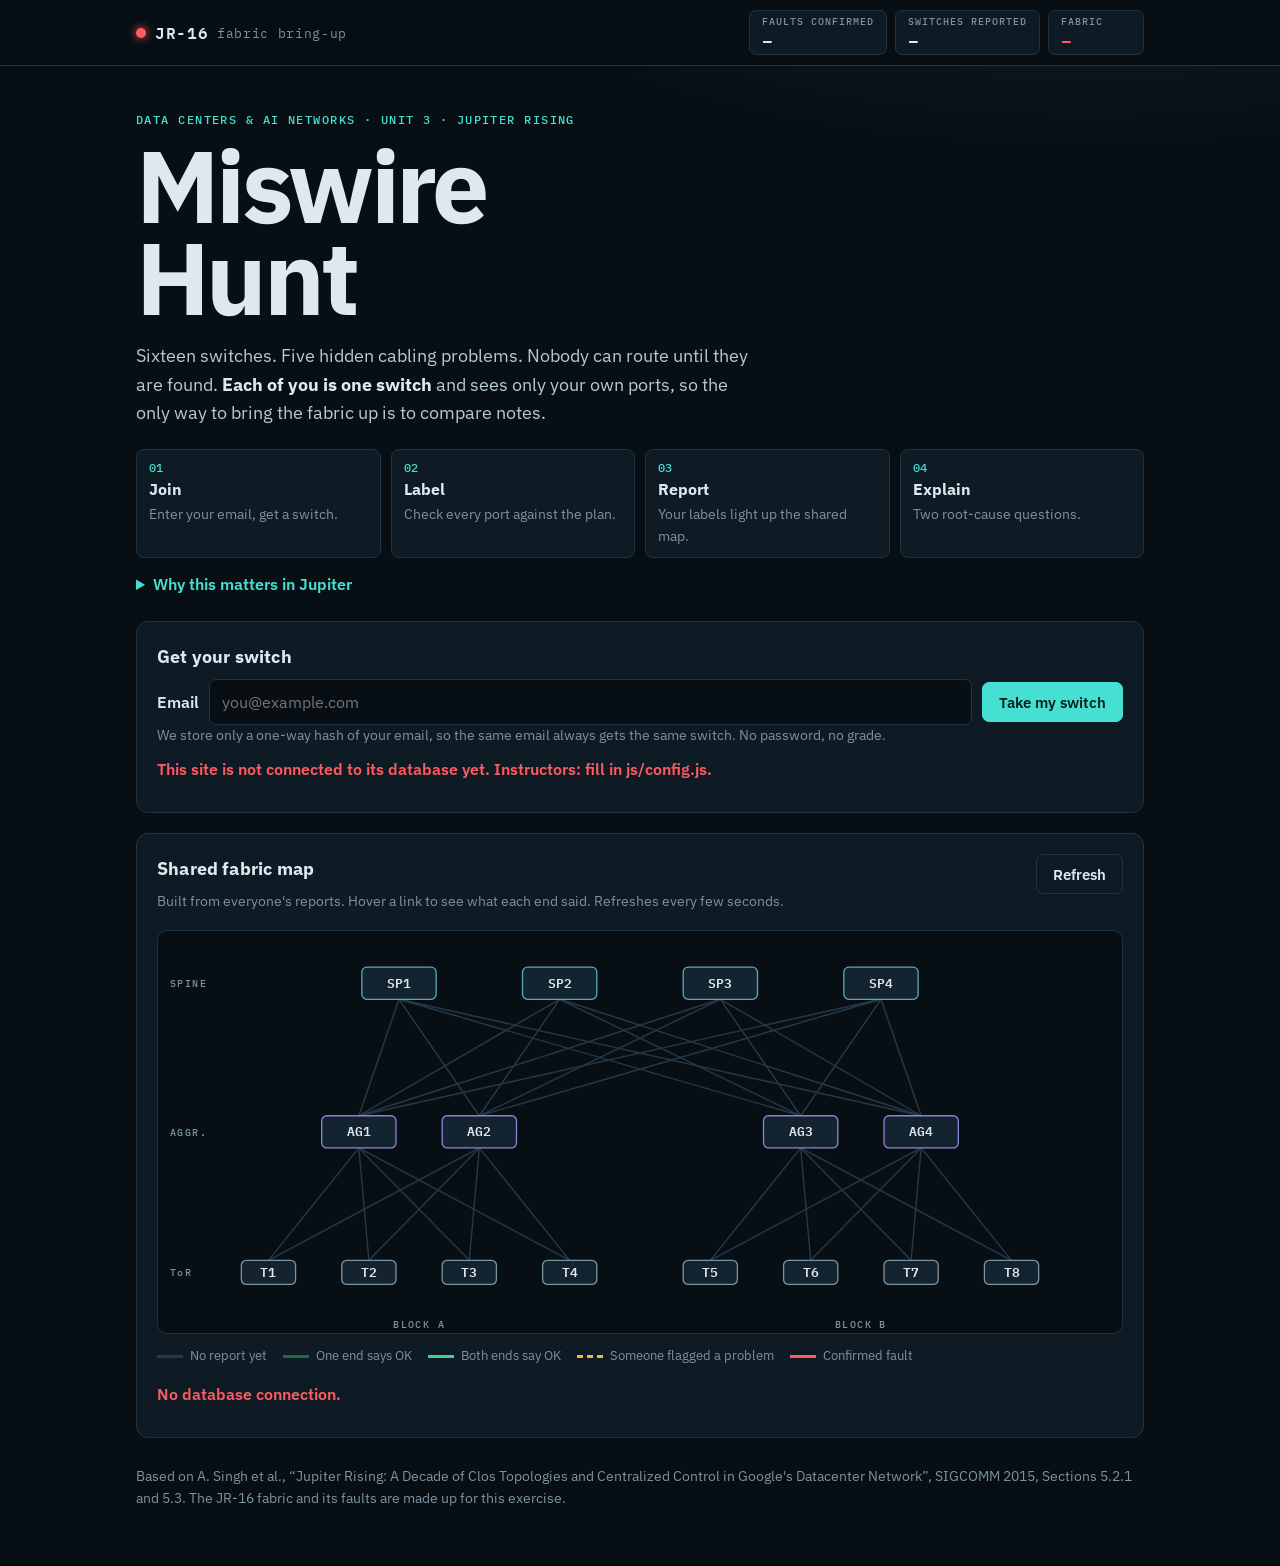
<file: courses/data-centers-and-ai-networks/exercises/miswire-hunt/site/index.html>
<!doctype html>
<html lang="en">
<head>
<meta charset="utf-8">
<meta name="viewport" content="width=device-width, initial-scale=1">
<title>Miswire Hunt</title>
<link rel="preconnect" href="https://fonts.googleapis.com">
<link rel="stylesheet" href="https://fonts.googleapis.com/css2?family=IBM+Plex+Mono:wght@400;500;600&family=IBM+Plex+Sans:wght@400;500;600;700&display=swap">
<link rel="stylesheet" href="style.css">
</head>
<body>
<div class="topbar">
  <div class="topbar-in">
    <span class="brand"><i class="led"></i>JR-16 <small>fabric bring-up</small></span>
    <div class="status-strip" id="strip">
      <div><span class="k">Faults confirmed</span><span class="v" id="sFaults">&ndash;</span></div>
      <div><span class="k">Switches reported</span><span class="v" id="sReported">&ndash;</span></div>
      <div class="fabric"><span class="k">Fabric</span><span class="v" id="sFabric">&ndash;</span></div>
    </div>
  </div>
</div>
<main>
  <header class="hero">
    <p class="eyebrow">Data Centers &amp; AI Networks &middot; Unit 3 &middot; Jupiter Rising</p>
    <h1>Miswire<br>Hunt</h1>
    <p class="lede">Sixteen switches. Five hidden cabling problems. Nobody can route until they are found. <b>Each of you is one switch</b> and sees only your own ports, so the only way to bring the fabric up is to compare notes.</p>
    <ol class="steps">
      <li><b>Join</b><span>Enter your email, get a switch.</span></li>
      <li><b>Label</b><span>Check every port against the plan.</span></li>
      <li><b>Report</b><span>Your labels light up the shared map.</span></li>
      <li><b>Explain</b><span>Two root-cause questions.</span></li>
    </ol>
    <details class="why">
      <summary>Why this matters in Jupiter</summary>
      <p>&ldquo;Building a fabric with thousands of cables invariably leads to multiple cabling errors.&rdquo; Google's answer was <b>Neighbor Discovery (ND)</b>. Every switch is loaded with the same <b>cluster config</b>, so it knows which peer port should sit at the far end of each cable. ND checks what is really there and exchanges what it found with the peer. A port is declared up to the routing process only if it is both <b>PHY up</b> and <b>ND up</b>. <span class="ref">(Section 5.2.1)</span></p>
      <p>A problem counts as <b>confirmed</b> once switches on two different sides of it have labeled their ports correctly. When all five are confirmed, the fabric comes up.</p>
    </details>
  </header>

  <section class="card" id="joinCard">
    <h2>Get your switch</h2>
    <form id="joinForm" class="join">
      <label for="email">Email</label>
      <input id="email" type="email" required autocomplete="email" placeholder="you@example.com">
      <button class="btn primary" type="submit">Take my switch</button>
    </form>
    <p class="fine">We store only a one-way hash of your email, so the same email always gets the same switch. No password, no grade.</p>
    <p class="err" id="joinErr" hidden></p>
  </section>

  <section class="card" id="consoleCard" hidden>
    <div class="console-head">
      <div>
        <p class="eyebrow">Your switch</p>
        <h2 class="sw-name" id="swName">&ndash;</h2>
        <p class="fine" id="swRole"></p>
      </div>
      <button class="btn ghost" id="switchUser" type="button">Not you? Use another email</button>
    </div>

    <div id="darkPanel" class="dark" hidden>
      <p class="mono">&gt; ssh admin@T7.cpn<br>&gt; connection timed out<br>&gt; ping T7.cpn: 100% packet loss</p>
      <p>Your switch does not answer on the control plane network, so you have no port table. Your job: use the shared map to work out what happened to <b>T7</b>, and answer the two questions below.</p>
    </div>

    <div id="tablePanel">
      <details class="guide" open>
        <summary>How to read your table</summary>
        <dl>
          <dt>Expected peer</dt><dd>Who the cluster config says is at the other end.</dd>
          <dt>Discovered peer</dt><dd>Who ND actually hears on this port. <code>-</code> means nothing is heard.</dd>
          <dt>Peer hears you</dt><dd>ND messages also carry the sender's own discovered peer, so you learn whether the peer hears you. <code>unknown</code> when you hear nothing from it.</dd>
          <dt>PHY</dt><dd>Physical link status: is there a working cable at all?</dd>
          <dt>Error rate</dt><dd>ND's link error signal.</dd>
        </dl>
        <p class="fine">Labels: <b>OK</b> &middot; <b>Miswired</b> (a different peer than expected) &middot; <b>One-way</b> (only one direction works) &middot; <b>High errors</b> &middot; <b>Link down</b> (PHY down) &middot; <b>Peer silent</b> (PHY up, but no ND from the peer).</p>
      </details>
      <div class="tbl-wrap">
        <table class="ports">
          <thead><tr><th>Port</th><th>Expected peer</th><th>Discovered peer</th><th>Peer hears you</th><th>PHY</th><th>Error rate</th><th>Your label</th></tr></thead>
          <tbody id="portRows"></tbody>
        </table>
      </div>
      <div class="row">
        <button class="btn primary" id="sendReport" type="button">Send report</button>
        <span class="fine" id="reportMsg"></span>
      </div>
    </div>
  </section>

  <section class="card" id="mapCard">
    <div class="console-head">
      <div><h2>Shared fabric map</h2><p class="fine">Built from everyone's reports. Hover a link to see what each end said. Refreshes every few seconds.</p></div>
      <button class="btn ghost" id="refresh" type="button">Refresh</button>
    </div>
    <div class="map-wrap"><svg id="map" viewBox="0 0 960 400" role="img" aria-label="Shared map of the JR-16 fabric"></svg></div>
    <ul class="legend">
      <li><i class="lg lg-unknown"></i>No report yet</li>
      <li><i class="lg lg-half"></i>One end says OK</li>
      <li><i class="lg lg-verified"></i>Both ends say OK</li>
      <li><i class="lg lg-suspect"></i>Someone flagged a problem</li>
      <li><i class="lg lg-confirmed"></i>Confirmed fault</li>
    </ul>
    <div id="faultList" class="faults"></div>
    <p class="err" id="mapErr" hidden></p>
  </section>

  <section class="card" id="rcCard" hidden>
    <h2>Root cause</h2>
    <p class="fine" id="rcLock">Send your report first, then come back here. You will need the shared map.</p>
    <form id="rcForm" hidden>
      <fieldset>
        <legend>1. On AG3 and AG4, every port that faces <b>T7</b> shows PHY up but hears no ND. What happened?</legend>
        <label><input type="radio" name="q1" value="cables"> Four separate cable faults</label>
        <label><input type="radio" name="q1" value="power"> T7 lost power</label>
        <label><input type="radio" name="q1" value="crash"> T7's switch software crashed</label>
        <label><input type="radio" name="q1" value="miswire"> T7's cables were plugged into the wrong ports</label>
      </fieldset>
      <fieldset>
        <legend>2. <b>SP3 p6</b> shows PHY up but hears no ND from AG3 u6. What is the most likely cause?</legend>
        <label><input type="radio" name="q2" value="crash"> AG3's software crashed</label>
        <label><input type="radio" name="q2" value="oneway"> The link works in one direction only</label>
        <label><input type="radio" name="q2" value="miswire"> The cable goes to a different switch</label>
        <label><input type="radio" name="q2" value="down"> The cable is unplugged</label>
      </fieldset>
      <div class="row"><button class="btn primary" type="submit">Save my answers</button><span class="fine" id="rcMsg"></span></div>
    </form>
  </section>

  <footer class="fine">Based on A. Singh et al., &ldquo;Jupiter Rising: A Decade of Clos Topologies and Centralized Control in Google's Datacenter Network&rdquo;, SIGCOMM 2015, Sections 5.2.1 and 5.3. The JR-16 fabric and its faults are made up for this exercise.</footer>
</main>
<script src="js/config.js"></script>
<script src="js/api.js"></script>
<script src="js/topology.js"></script>
<script src="js/map.js"></script>
<script src="js/student.js"></script>
</body>
</html>
</file>
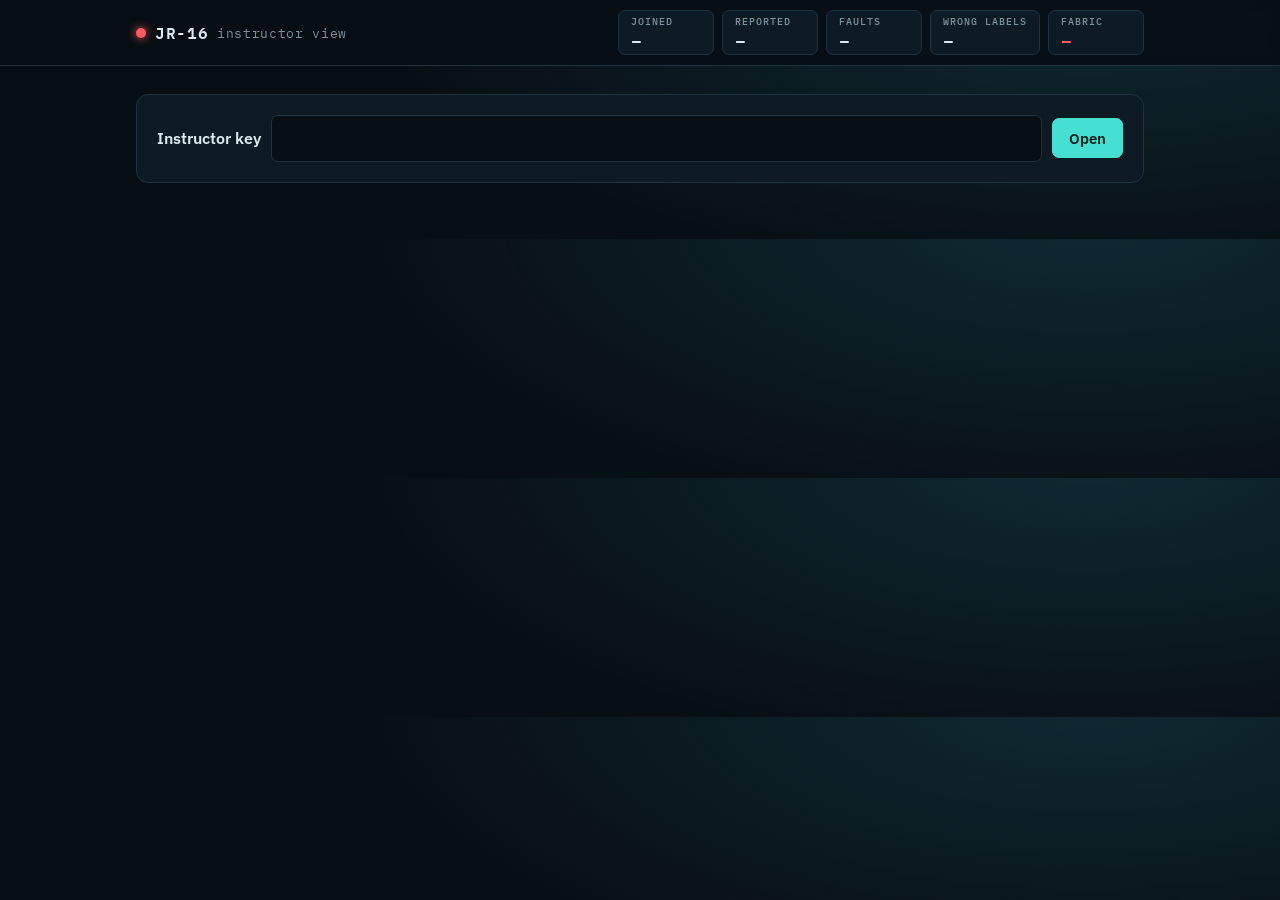
<file: courses/data-centers-and-ai-networks/exercises/miswire-hunt/site/instructor.html>
<!doctype html>
<html lang="en">
<head>
<meta charset="utf-8">
<meta name="viewport" content="width=device-width, initial-scale=1">
<title>Miswire Hunt &middot; Instructors</title>
<meta name="robots" content="noindex">
<link rel="stylesheet" href="https://fonts.googleapis.com/css2?family=IBM+Plex+Mono:wght@400;500;600&family=IBM+Plex+Sans:wght@400;500;600;700&display=swap">
<link rel="stylesheet" href="style.css">
</head>
<body>
<div class="topbar">
  <div class="topbar-in">
    <span class="brand"><i class="led"></i>JR-16 <small>instructor view</small></span>
    <div class="status-strip" id="strip">
      <div><span class="k">Joined</span><span class="v" id="iSeats">&ndash;</span></div>
      <div><span class="k">Reported</span><span class="v" id="iRep">&ndash;</span></div>
      <div><span class="k">Faults</span><span class="v" id="iFaults">&ndash;</span></div>
      <div><span class="k">Wrong labels</span><span class="v" id="iWrong">&ndash;</span></div>
      <div class="fabric"><span class="k">Fabric</span><span class="v" id="sFabric">&ndash;</span></div>
    </div>
  </div>
</div>
<main>
  <section class="card" id="keyCard">
    <form id="keyForm" class="join">
      <label for="ikey">Instructor key</label>
      <input id="ikey" type="password" required autocomplete="off">
      <button class="btn primary" type="submit">Open</button>
    </form>
    <p class="err" id="keyErr" hidden></p>
  </section>

  <section class="card" id="mapCard" hidden>
    <div class="console-head">
      <div><h2>Fabric map with the answer key</h2><p class="fine">Dotted red links are faults nobody has confirmed yet. Students never see them.</p></div>
      <label class="fine"><input type="checkbox" id="showKey" checked> Show answer key</label>
    </div>
    <div class="map-wrap"><svg id="map" viewBox="0 0 960 400" role="img" aria-label="Fabric map with answer key"></svg></div>
    <ul class="legend">
      <li><i class="lg lg-unknown"></i>No report</li><li><i class="lg lg-verified"></i>Both ends OK</li>
      <li><i class="lg lg-suspect"></i>Flagged</li><li><i class="lg lg-confirmed"></i>Confirmed fault</li>
    </ul>
    <div id="faultList" class="faults"></div>
  </section>

  <section class="card" id="rcCard" hidden>
    <h2>Root-cause answers</h2>
    <div class="instr-grid">
      <div><h3>Q1: the T7 ports</h3><div class="bars" id="q1"></div></div>
      <div><h3>Q2: SP3 p6</h3><div class="bars" id="q2"></div></div>
    </div>
  </section>

  <section class="card" id="seatCard" hidden>
    <h2>Students per switch</h2>
    <p class="fine" id="seatMap"></p>
    <div class="row">
      <button class="btn ghost" id="resetBtn" type="button">Reset the game</button>
      <button class="btn primary" id="resetYes" type="button" hidden>Yes, delete all seats, reports and answers</button>
      <button class="btn ghost" id="resetNo" type="button" hidden>Cancel</button>
      <span class="fine" id="resetMsg"></span>
    </div>
  </section>
</main>
<script src="js/config.js"></script>
<script src="js/api.js"></script>
<script src="js/topology.js"></script>
<script src="js/map.js"></script>
<script src="js/instructor.js"></script>
</body>
</html>
</file>
<file: courses/data-centers-and-ai-networks/exercises/miswire-hunt/site/style.css>
/* Miswire Hunt: a network-operations console. One committed dark look; accent is the aqua of lit fiber. */
:root {
  --bg: #080F14; --panel: #0F1B24; --panel2: #132430; --line: #1E3443; --ink: #DDE9EF; --muted: #7C93A2;
  --accent: #45E0D1; --accent-ink: #04201D; --ok: #3FD28A; --ok-dim: #1E6B4B; --warn: #F2B53D; --bad: #FF5A5F; --idle: #25394A;
  --sans: "IBM Plex Sans", system-ui, -apple-system, "Segoe UI", Arial, sans-serif;
  --mono: "IBM Plex Mono", ui-monospace, Consolas, monospace;
  color-scheme: dark;
}
* { box-sizing: border-box; }
html { -webkit-text-size-adjust: 100%; }
body { margin: 0; background: radial-gradient(1200px 500px at 85% -10%, #0F2A33 0%, transparent 60%), var(--bg); color: var(--ink); font: 16px/1.55 var(--sans); }
p { margin: 0 0 10px; }
code, .mono { font-family: var(--mono); font-size: 0.92em; }
:focus-visible { outline: 3px solid var(--accent); outline-offset: 2px; }

/* top bar */
.topbar { position: sticky; top: 0; z-index: 20; background: rgba(8, 15, 20, 0.92); backdrop-filter: blur(6px); border-bottom: 1px solid var(--line); }
.topbar-in { max-width: 1040px; margin: 0 auto; padding: 10px 16px; display: flex; gap: 14px; align-items: center; justify-content: space-between; flex-wrap: wrap; }
.brand { font: 600 1rem var(--mono); letter-spacing: 0.04em; display: flex; align-items: center; gap: 9px; }
.brand small { color: var(--muted); font-weight: 400; }
.led { width: 10px; height: 10px; border-radius: 50%; background: var(--bad); box-shadow: 0 0 10px var(--bad); display: inline-block; }
.status-strip { display: flex; gap: 8px; flex-wrap: wrap; }
.status-strip > div { background: var(--panel); border: 1px solid var(--line); border-radius: 7px; padding: 4px 12px; display: flex; flex-direction: column; min-width: 96px; }
.status-strip .k { font: 500 0.62rem var(--mono); text-transform: uppercase; letter-spacing: 0.1em; color: var(--muted); }
.status-strip .v { font: 600 1.15rem var(--mono); font-variant-numeric: tabular-nums; line-height: 1.2; }
.status-strip .fabric .v { color: var(--bad); }
.status-strip.up .fabric { border-color: var(--ok); }
.status-strip.up .fabric .v { color: var(--ok); }
body:has(.status-strip.up) .led { background: var(--ok); box-shadow: 0 0 10px var(--ok); }

main { max-width: 1040px; margin: 0 auto; padding: 28px 16px 56px; display: flex; flex-direction: column; gap: 20px; }

/* hero */
.hero { padding: 18px 0 4px; }
.eyebrow { font: 500 0.75rem var(--mono); letter-spacing: 0.12em; text-transform: uppercase; color: var(--accent); margin: 0 0 12px; }
h1 { font: 700 clamp(3rem, 11vw, 6.4rem) / 0.9 var(--sans); letter-spacing: -0.035em; margin: 0 0 18px; }
h2 { font-size: 1.15rem; margin: 0 0 8px; letter-spacing: 0.01em; }
h3 { font-size: 1rem; margin: 0 0 4px; }
.lede { font-size: 1.15rem; max-width: 56ch; color: #B7C9D3; }
.lede b { color: var(--ink); }
.steps { list-style: none; counter-reset: s; padding: 0; margin: 22px 0 14px; display: grid; grid-template-columns: repeat(auto-fit, minmax(170px, 1fr)); gap: 10px; }
.steps li { counter-increment: s; background: var(--panel); border: 1px solid var(--line); border-radius: 8px; padding: 10px 12px; display: flex; flex-direction: column; gap: 2px; }
.steps li::before { content: "0" counter(s); font: 500 0.72rem var(--mono); color: var(--accent); }
.steps b { font-size: 1rem; }
.steps span { color: var(--muted); font-size: 0.88rem; }
.why { color: #B7C9D3; max-width: 74ch; }
.why summary { cursor: pointer; color: var(--accent); font-weight: 600; }
.why p { margin-top: 10px; }
.ref { color: var(--muted); font-size: 0.88em; white-space: nowrap; }
.fine { font-size: 0.88rem; color: var(--muted); }
.err { color: var(--bad); font-weight: 600; }

/* cards */
.card { background: var(--panel); border: 1px solid var(--line); border-radius: 12px; padding: 20px; min-width: 0; }
.row { display: flex; gap: 12px; align-items: center; flex-wrap: wrap; margin-top: 12px; }
.btn { font: 600 0.95rem var(--sans); padding: 9px 16px; border-radius: 7px; border: 1px solid var(--line); background: var(--panel2); color: var(--ink); cursor: pointer; }
.btn:hover { border-color: var(--muted); }
.btn.primary { background: var(--accent); border-color: var(--accent); color: var(--accent-ink); }
.btn.ghost { background: transparent; }
.btn:disabled { opacity: 0.6; cursor: wait; }

.join { display: flex; gap: 10px; flex-wrap: wrap; align-items: center; }
.join label { font-weight: 600; }
.join input { font: inherit; padding: 10px 12px; border: 1px solid var(--line); border-radius: 7px; background: var(--bg); color: var(--ink); min-width: 0; flex: 1 1 240px; }

.console-head { display: flex; justify-content: space-between; gap: 12px; align-items: flex-start; flex-wrap: wrap; }
.sw-name { font: 700 3rem / 1 var(--mono); margin: 0; color: var(--accent); text-shadow: 0 0 18px rgba(69, 224, 209, 0.35); }
.dark { background: #040A0D; border: 1px solid var(--line); border-radius: 8px; padding: 16px; margin-top: 12px; }
.dark .mono { color: var(--accent); }

.guide { margin: 14px 0; background: var(--panel2); border-radius: 8px; padding: 10px 14px; }
.guide summary { cursor: pointer; font-weight: 600; }
.guide dl { display: grid; grid-template-columns: max-content 1fr; gap: 4px 14px; margin: 10px 0; font-size: 0.92rem; }
.guide dt { font-weight: 600; }
.guide dd { margin: 0; color: var(--muted); }
@media (max-width: 560px) { .guide dl { grid-template-columns: 1fr; } .guide dd { margin-bottom: 6px; } }

.tbl-wrap { overflow-x: auto; }
table.ports { width: 100%; border-collapse: collapse; font: 0.92rem var(--mono); font-variant-numeric: tabular-nums; min-width: 720px; }
.ports th, .ports td { text-align: left; padding: 9px 10px; border-bottom: 1px solid var(--line); white-space: nowrap; }
.ports thead th { font: 600 0.68rem var(--mono); text-transform: uppercase; letter-spacing: 0.08em; color: var(--muted); }
.ports tbody th { font-weight: 600; color: var(--accent); }
.ports td.bad { color: var(--bad); font-weight: 600; }
.ports select { font: 0.9rem var(--sans); padding: 6px 8px; border-radius: 6px; border: 1px solid var(--line); background: var(--bg); color: var(--ink); }
.ports select:not([value=""]) { border-color: var(--muted); }

/* map */
.map-wrap { overflow-x: auto; margin-top: 8px; background: var(--bg); border: 1px solid var(--line); border-radius: 10px; }
#map { width: 100%; min-width: 680px; height: auto; display: block; }
#map .lk { stroke-width: 1.4; stroke-linecap: round; }
#map .lk-unknown { stroke: var(--idle); }
#map .lk-half { stroke: var(--ok-dim); stroke-width: 2; }
#map .lk-verified { stroke: var(--ok); stroke-width: 2.2; }
#map .lk-suspect { stroke: var(--warn); stroke-width: 2.6; stroke-dasharray: 7 5; }
#map .lk-confirmed { stroke: var(--bad); stroke-width: 3.2; }
#map .lk-hidden { stroke: var(--bad); stroke-width: 2.2; stroke-dasharray: 2 5; }
#map .nd rect { fill: var(--panel2); stroke: var(--muted); stroke-width: 1.3; }
#map .nd-sp rect { stroke: #5EA6B8; } #map .nd-ag rect { stroke: #8D83D6; }
#map .nd text { font: 600 13px var(--mono); fill: var(--ink); }
#map .nd-reported rect { fill: #17343A; }
#map .nd-me rect { stroke: var(--accent); stroke-width: 3; filter: drop-shadow(0 0 8px rgba(69,224,209,0.6)); }
#map .you { font: 700 10px var(--mono) !important; fill: var(--accent) !important; letter-spacing: 0.08em; }
#map .blk, #map .tier { font: 500 10px var(--mono); fill: var(--muted); letter-spacing: 0.14em; }
.legend { list-style: none; padding: 0; margin: 12px 0 0; display: flex; gap: 16px; flex-wrap: wrap; font-size: 0.82rem; color: var(--muted); }
.legend li { display: flex; align-items: center; gap: 7px; }
.lg { display: inline-block; width: 26px; height: 0; border-top: 3px solid var(--idle); }
.lg-half { border-color: var(--ok-dim); } .lg-verified { border-color: var(--ok); }
.lg-suspect { border-top-style: dashed; border-color: var(--warn); } .lg-confirmed { border-color: var(--bad); }

.faults { display: grid; grid-template-columns: repeat(auto-fit, minmax(250px, 1fr)); gap: 10px; margin-top: 16px; }
.fault { border: 1px dashed var(--line); border-radius: 8px; padding: 10px 12px; color: var(--muted); }
.fault.ok { border: 1px solid var(--bad); background: rgba(255, 90, 95, 0.06); color: var(--ink); }
.fault.ok h3 { color: var(--bad); }
.fault p { font-size: 0.9rem; margin: 0; }
.up-banner { grid-column: 1 / -1; background: var(--ok); color: #03170D; font: 700 1.05rem var(--mono); padding: 14px 16px; border-radius: 8px; box-shadow: 0 0 24px rgba(63, 210, 138, 0.35); }

fieldset { border: 1px solid var(--line); border-radius: 8px; margin: 0 0 12px; padding: 10px 14px; }
legend { padding: 0 6px; font-weight: 500; }
fieldset label { display: block; padding: 5px 0; cursor: pointer; }
input[type=radio], input[type=checkbox] { accent-color: var(--accent); }
footer { margin-top: 8px; }

.instr-grid { display: grid; grid-template-columns: repeat(auto-fit, minmax(240px, 1fr)); gap: 14px; }
.bars div { display: grid; grid-template-columns: 120px 1fr 28px; gap: 8px; align-items: center; font-size: 0.88rem; margin: 4px 0; }
.bars .t { height: 12px; background: var(--panel2); border-radius: 3px; overflow: hidden; }
.bars .t span { display: block; height: 100%; background: var(--accent); }
.bars .t span.right { background: var(--ok); }
@media (prefers-reduced-motion: reduce) { * { transition: none !important; animation: none !important; } }
</file>
